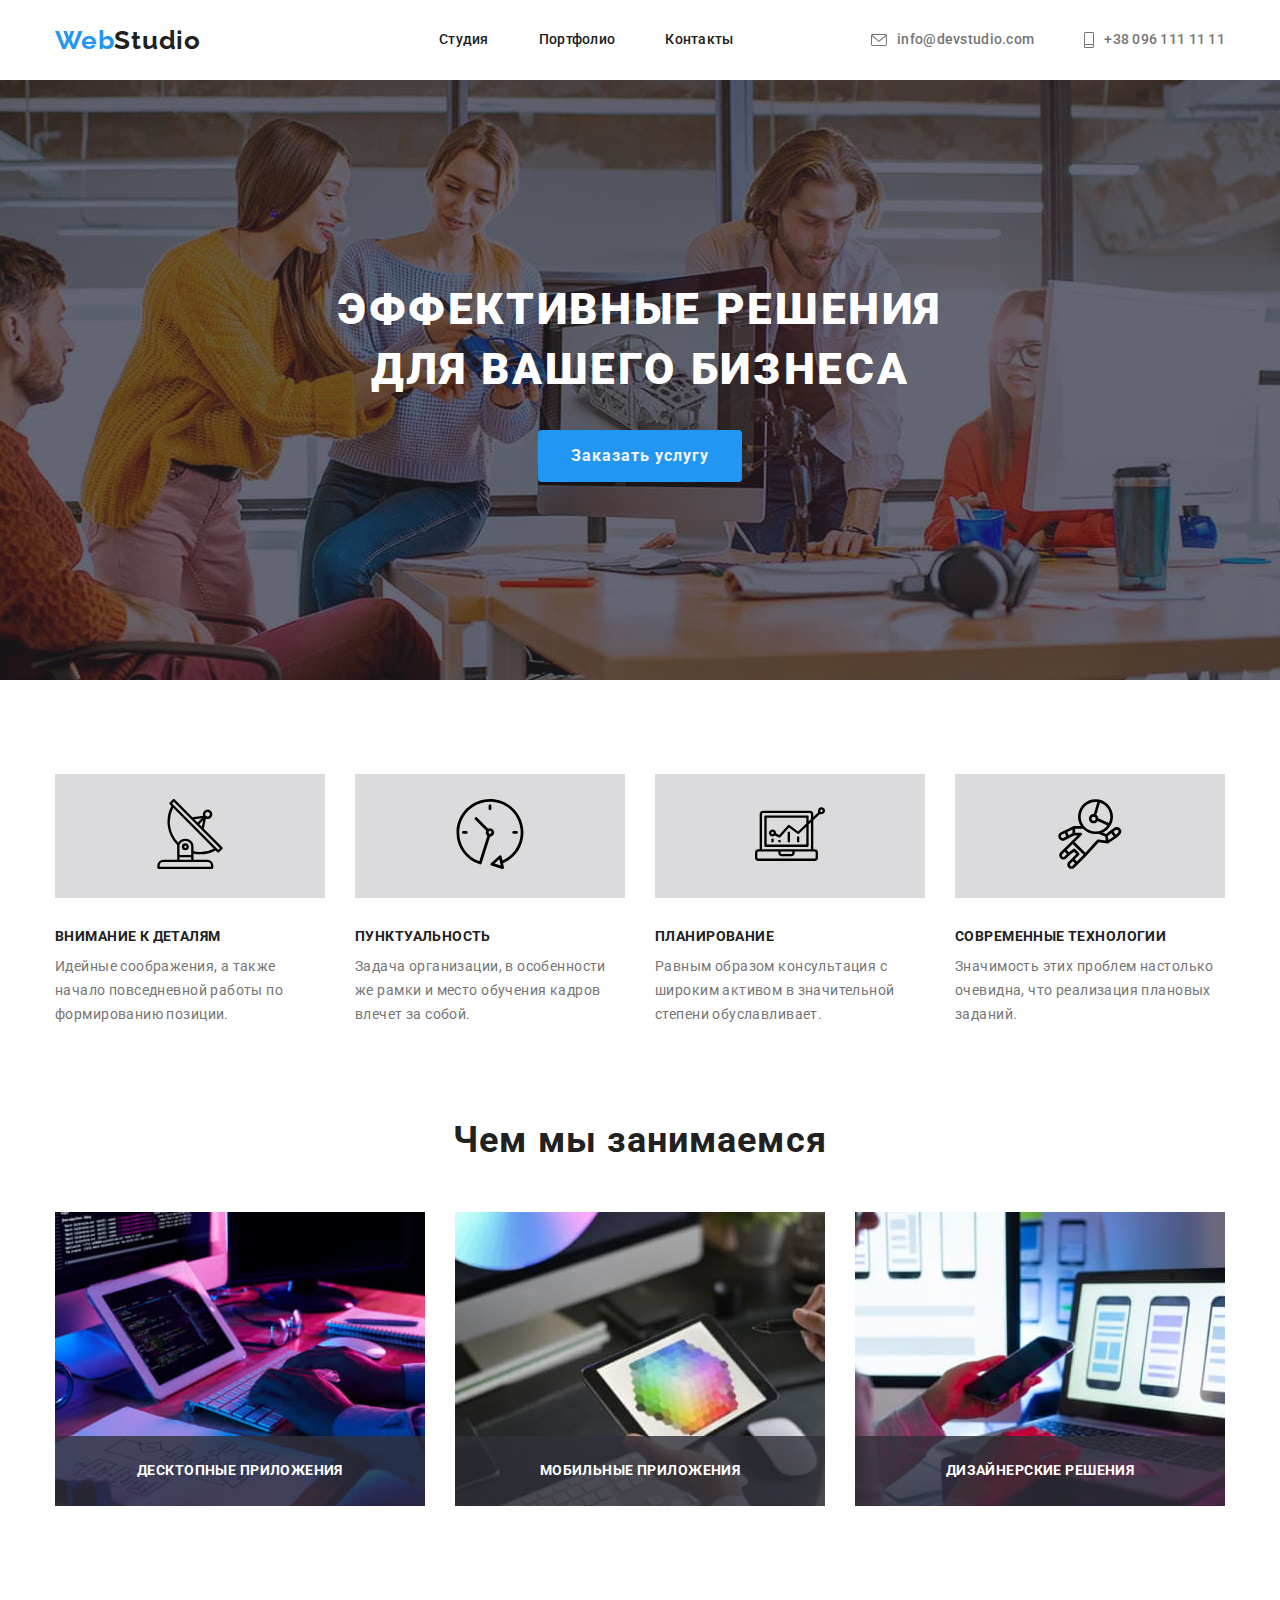
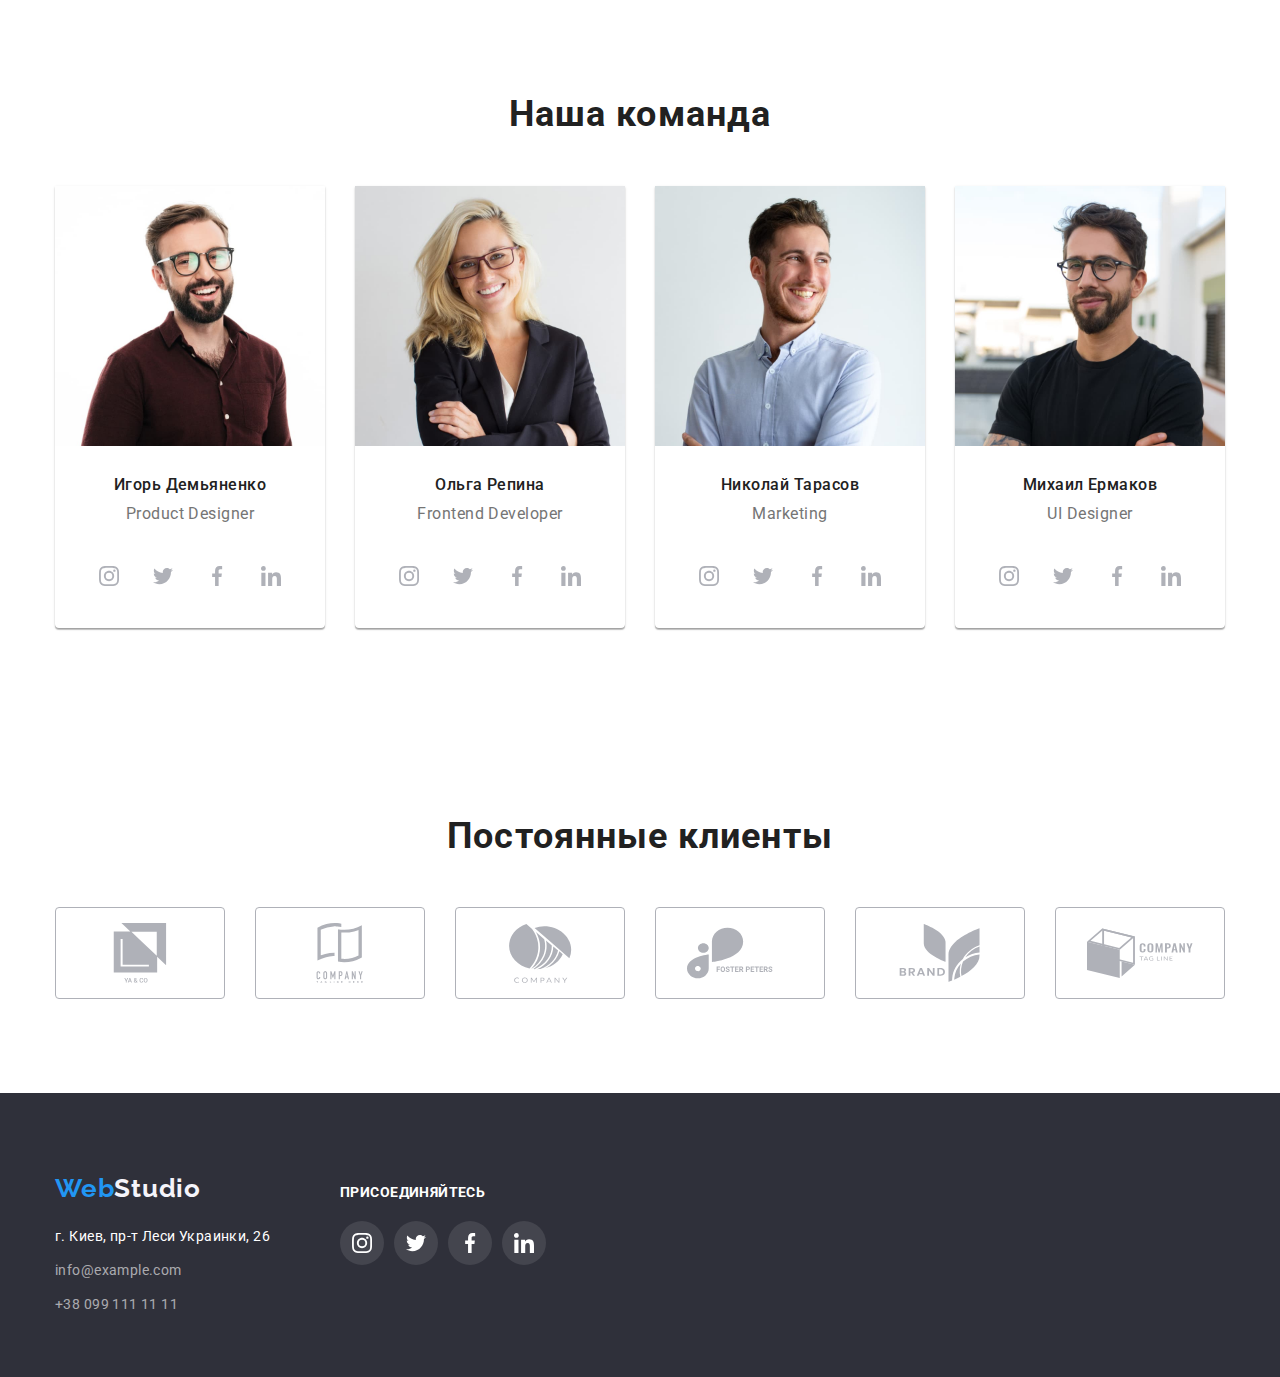
<file: index.html>
<!DOCTYPE html>
<html lang="ru">
  <head>
    <meta charset="UTF-8" />
    <meta http-equiv="X-UA-Compatible" content="IE=edge" />
    <meta name="viewport" content="width=device-width, initial-scale=1.0" />
    <title>Homework#1</title>
    <link rel="preconnect" href="https://fonts.googleapis.com">
<link rel="preconnect" href="https://fonts.gstatic.com" crossorigin>
<link href="https://fonts.googleapis.com/css2?family=Raleway:wght@700&family=Roboto:wght@400;500;700;900&display=swap" rel="stylesheet">
<link rel="stylesheet" href="https://cdnjs.cloudflare.com/ajax/libs/modern-normalize/1.1.0/modern-normalize.min.css">
<link rel="stylesheet" href="./css/styles.css">

  </head>
  <body>
      <!-- <!-............................................NAVIGATION................................-> -->
    <header>
      <div class="container line">
        <nav class="main-nav">
          <a class="logo" href="./index.html">
            <span class="logo accent">Web</span><span class="logo basic">Studio</span>
          </a>
          <ul class="links list ">
            <li class="link-item">
              <a class="navigation" href="./index.html">Студия</a>
            </li>
            <li class="link-item">
              <a class="navigation" href="./portfolio.html">Портфолио</a>
            </li>
            <li class="link-item">
              <a class="navigation" href="Контакты">Контакты</a>
            </li>
          </ul>
        </nav>  
        <ul class="address list">
          <li class="info">
            <a class="contact" href="mailto:info@devstudio.com">
              <svg class="icon" width="16" height="12"> 
                <use href="./images/icon/sprite.svg#envelope"></use> 
            </svg>info@devstudio.com
            </a>
          </li>
          <li class="info"> 
            <a class="contact" href="tel:+380961111111">
              <svg class="icon" width="10" height="16"> 
                <use href="./images/icon/sprite.svg#phone"></use> 
            </svg> +38 096 111 11 11
          </a>
           </li>
        </ul>   
      </div>
      
    </header>
    <main>
      <!-- ...................................................MAIN.......................... -->
      <section class="hero">
        <div class="container">
          <h1 class="header"> Эффективные решения <br> для вашего бизнеса</h1>
          <button data-modal-open class="button" type="button" data-modal-open>Заказать услугу</button>
        </div>
        </section>
      
      <!-- ..........................................FEATURES.................................. -->
      <section class="section">
        <div class="container second">
          <h2 class="hidden-block">Особенности</h2>
          <ul class="feature-list ">
             <li class="list-item"> 
               <div class="background-icon">
                  <svg class="feature-icon" width="70" height="70">
                <use href="./images/icon/sprite.svg#antenna"></use>
                  </svg>
               </div>
                <h3 class="features">Внимание к деталям</h3> 
               <p class="description"> 
                 Идейные соображения, а также начало повседневной работы по формированию позиции.
                </p>
             </li>
             <li class="list-item"> 
               <div class="background-icon"> 
                 <svg class="feature-icon" width="70" height="70">
                <use href="./images/icon/sprite.svg#clock"></use>
                 </svg>
               </div>          
              <h3 class="features">Пунктуальность</h3> 
              <p class="description">
                Задача организации, в особенности же рамки и место обучения кадров влечет за собой.
              </p>
             </li>
             <li class="list-item"> 
               <div class="background-icon"> 
                 <svg class="feature-icon" width="70" height="70">
                <use href="./images/icon/sprite.svg#computer"></use>
                 </svg>
               </div>
              
              <h3 class="features">Планирование</h3> 
              <p class="description">
                Равным образом консультация с широким активом в значительной степени обуславливает.
              </p>
           </li>
           <li class="list-item"> 
             <div class="background-icon"> 
               <svg class="feature-icon" width="70" height="70">
              <use href="./images/icon/sprite.svg#space"></use>
              </svg>
             </div>       
            <h3 class="features">Современные технологии</h3> 
            <p class="description">
              Значимость этих проблем настолько очевидна, что реализация плановых заданий.
            </p>
           </li>
          </ul>
        </div>
        </section>
        

         <!-- .....................................WHAT....... WE.....DO........... -->
         <section class="section what-we-do">
           <div class="container what-we-do">
            <h2 class="blocks"> Чем мы занимаемся</h2>
            <ul class="task-list">
              <li class="list-item">
               <img src="./images/img.jpg" alt="написание кода" width="370" height="294">
               <div class="overlay-apps">
                 <p class="app">Десктопные приложения</p>
               </div>
              </li>
              <li class="list-item">
               <img src="./images/box 3.jpg" alt="разработка приложений"width="370" height="294" >
               <div class="overlay-apps">
                <p class="app">Мобильные приложения</p>
              </div>
              </li>
                <li class="list-item">
                 <img src="./images/img (1).jpg" alt="дизайн" width="370" height="294">
                 <div class="overlay-apps">
                  <p class="app">Дизайнерские решения</p>
                </div>
                </li>               
            </ul>
           </div>
         </section>
         <!-- ...................................COMMAND..........................-->
         <section class="section tema">
           <div class="container">
            <h2 class="blocks">Наша команда</h2>
            <ul class="team-list">
                <li class="list-item">
                   <img src="./images/img (2).jpg" alt="Фото" width="270" height="260">
                   <div class="measures">
                     <h3 class="name">Игорь Демьяненко</h3>
                    <p class="occupation">Product Designer</p>
                   </div>
                   <ul class="network-list"> 
                    <li class="network-item"> 
                        <a class="network-link" href="" aria-label="Instagram"> 
                            <svg class="network-icon" width="20" height="20"> 
                                <use href="./images/icon/sprite.svg#instagram"></use> 
                            </svg> 
                        </a> 
                    </li> 
                    <li class="network-item"> 
                        <a class="network-link" href="" aria-label="Twitter"> 
                            <svg class="network-icon" width="20" height="20"> 
                                <use href="./images/icon/sprite.svg#twitter"></use> 
                            </svg> 
                        </a> 
                    </li> 
                    <li class="network-item"> 
                        <a class="network-link" href="" aria-label="Facebook"> 
                            <svg class="network-icon" width="20" height="20"> 
                                <use href="./images/icon/sprite.svg#facebook"></use> 
                            </svg> 
                        </a> 
                    </li> 
                    <li class="network-item"> 
                        <a class="network-link" href="" aria-label="Linkedin"> 
                            <svg class="network-icon" width="20" height="20"> 
                                <use href="./images/icon/sprite.svg#linkedin"></use> 
                            </svg> 
                        </a> 
                    </li> 
                </ul>
                </li>
                <li class="list-item">
                   <img src="./images/img (3).jpg" alt="Фото" width="270" height="260">
                   <div class="measures">
                    <h3 class="name">Ольга Репина</h3>
                    <p class="occupation">Frontend Developer</p>
                   </div>
                   <ul class="network-list"> 
                    <li class="network-item"> 
                        <a class="network-link" href="" aria-label="Instagram"> 
                            <svg class="network-icon" width="20" height="20"> 
                                <use href="./images/icon/sprite.svg#instagram"></use> 
                            </svg> 
                        </a> 
                    </li> 
                    <li class="network-item"> 
                        <a class="network-link" href="" aria-label="Twitter"> 
                            <svg class="network-icon" width="20" height="20"> 
                                <use href="./images/icon/sprite.svg#twitter"></use> 
                            </svg> 
                        </a> 
                    </li> 
                    <li class="network-item"> 
                        <a class="network-link" href="" aria-label="Facebook"> 
                            <svg class="network-icon" width="20" height="20"> 
                                <use href="./images/icon/sprite.svg#facebook"></use> 
                            </svg> 
                        </a> 
                    </li> 
                    <li class="network-item"> 
                        <a class="network-link" href="" aria-label="Linkedin"> 
                            <svg class="network-icon" width="20" height="20"> 
                                <use href="./images/icon/sprite.svg#linkedin"></use> 
                            </svg> 
                        </a> 
                    </li> 
                </ul>
                </li>
                <li class="list-item">
                   <img src="./images/img (4).jpg" alt="Фото" width="270" height="260">
                   <div class="measures">
                    <h3 class="name">Николай Тарасов</h3>
                    <p class="occupation">Marketing</p>
                   </div>
                   <ul class="network-list"> 
                    <li class="network-item"> 
                        <a class="network-link" href="" aria-label="Instagram"> 
                            <svg class="network-icon" width="20" height="20"> 
                                <use href="./images/icon/sprite.svg#instagram"></use> 
                            </svg> 
                        </a> 
                    </li> 
                    <li class="network-item"> 
                        <a class="network-link" href="" aria-label="Twitter"> 
                            <svg class="network-icon" width="20" height="20"> 
                                <use href="./images/icon/sprite.svg#twitter"></use> 
                            </svg> 
                        </a> 
                    </li> 
                    <li class="network-item"> 
                        <a class="network-link" href="" aria-label="Facebook"> 
                            <svg class="network-icon" width="20" height="20"> 
                                <use href="./images/icon/sprite.svg#facebook"></use> 
                            </svg> 
                        </a> 
                    </li> 
                    <li class="network-item"> 
                        <a class="network-link" href="" aria-label="Linkedin"> 
                            <svg class="network-icon" width="20" height="20"> 
                                <use href="./images/icon/sprite.svg#linkedin"></use> 
                            </svg> 
                        </a> 
                    </li> 
                </ul>
                </li>
                <li class="list-item">
                   <img src="./images/img (5).jpg" alt="Фото" width="270" height="260">
                   <div class="measures">
                     <h3 class="name">Михаил Ермаков</h3>
                    <p class="occupation">UI Designer</p>
                  </div>
                   <ul class="network-list"> 
                    <li class="network-item"> 
                        <a class="network-link" href="" aria-label="Instagram"> 
                            <svg class="network-icon" width="20" height="20"> 
                                <use href="./images/icon/sprite.svg#instagram"></use> 
                            </svg> 
                        </a> 
                    </li> 
                    <li class="network-item"> 
                        <a class="network-link" href="" aria-label="Twitter"> 
                            <svg class="network-icon" width="20" height="20"> 
                                <use href="./images/icon/sprite.svg#twitter"></use> 
                            </svg> 
                        </a> 
                    </li> 
                    <li class="network-item"> 
                        <a class="network-link" href="" aria-label="Facebook"> 
                            <svg class="network-icon" width="20" height="20"> 
                                <use href="./images/icon/sprite.svg#facebook"></use> 
                            </svg> 
                        </a> 
                    </li> 
                    <li class="network-item"> 
                        <a class="network-link" href="" aria-label="Linkedin"> 
                            <svg class="network-icon" width="20" height="20"> 
                                <use href="./images/icon/sprite.svg#linkedin"></use> 
                            </svg> 
                        </a> 
                    </li> 
                </ul>
                </li>                
            </ul>
           </div>   
         </section>
         <!-- ..........................CLIENTS.............................. -->
         <section  class="section">
           <div class="container">
            <h2 class="blocks">Постоянные клиенты</h2>
            <ul class="clients-list ">
              <li class="clients-item">
                  <a class="clients-link" href="">
                      <svg class="clients-logo" width="106" height="60">
                          <use href="./images/icon/sprite.svg#clients1"></use>
                      </svg>
                  </a>
              </li>
              <li class="clients-item">
                  <a class="clients-link " href="">
                      <svg class="clients-logo" width="106" height="60">
                          <use href="./images/icon/sprite.svg#clients2"></use>
                      </svg>
                  </a>
              </li>
              <li class="clients-item">
                  <a class="clients-link " href="">
                      <svg class="clients-logo" width="106" height="60">
                          <use href="./images/icon/sprite.svg#clients3"></use>
                      </svg>
                  </a>
              </li>
              <li class="clients-item">
                  <a class="clients-link" href="">
                      <svg class="clients-logo" width="106" height="60">
                          <use href="./images/icon/sprite.svg#clients4"></use>
                      </svg>
                  </a>
              </li>
              <li class="clients-item">
                  <a class="clients-link" href="">
                      <svg class="clients-logo" width="106" height="60">
                          <use href="./images/icon/sprite.svg#clients5"></use>
                      </svg>
                  </a>
              </li>
              <li class="clients-item">
                  <a class="clients-link " href="">
                      <svg class="clients-logo" width="106" height="60">
                          <use href="./images/icon/sprite.svg#clients6"></use>
                      </svg>
                  </a>
              </li>
          </ul>
           </div> 
         </section>
    </main>
      <footer class="footer">
          <div class="container footer-finish">
            <div>
              <div class="webstudio">
              <a class="logotype" href="./index.html">
                <span class="logotype start">Web</span><span class="logotype end">Studio</span>
              </a>
            </div> 
            <address class="address-footer">
                <ul class="info-list">
                    <li class="list-item">
                      <a class="map" href="https://www.google.com/maps/d/u/0/viewer?mid=10uSM3H-mIU3GznYo2szRIEphczw&hl=en_US&ll=50.427326999999984%2C30.538092&z=17">г. Киев, пр-т Леси Украинки, 26</a>
                    </li>
                    <li class="list-item">
                      <a class="contact-footer" href="mailto:info@example.com">info@example.com</a>
                    </li>
                    <li class="list-item">
                      <a class="contact-footer" href="tel:+380991111111">+38 099 111 11 11</a>
                    </li>
                </ul>
            </address>     
            </div>
            
          <div class="join-info">
            <p class="join-us"> ПРИСОЕДИНЯЙТЕСЬ</p>
            <ul class="join-list">
              <li class="join-item">
                <a class="join-link" href="" aria-label="Instagram"> 
                <svg class="join-icon" width="20" height="20"> 
                    <use href="./images/icon/sprite.svg#instagram"></use> 
                </svg> </a> 
              </li>
              <li class="join-item">
                <a class="join-link" href="" aria-label="Instagram"> 
                <svg class="join-icon" width="20" height="20"> 
                    <use href="./images/icon/sprite.svg#twitter"></use> 
                </svg> </a> 
              </li>
              <li class="join-item">
                <a class="join-link" href="" aria-label="Instagram"> 
                <svg class="join-icon" width="20" height="20"> 
                    <use href="./images/icon/sprite.svg#facebook"></use> 
                </svg> </a> 
              </li>
              <li class="join-item">
                <a class="join-link" href="" aria-label="Instagram"> 
                <svg class="join-icon" width="20" height="20"> 
                    <use href="./images/icon/sprite.svg#linkedin"></use> 
                </svg> </a> 
              </li>
            </ul>
          </div>
        </div>
      </footer>

<!-- модалка -->
      
      <div data-modal class="backdrop is-hidden">
        <div class="modal">
            <button data-modal-close class="close-button">
                <svg width="11px" height="11px">
                    <use  href="./images/icon/sprite.svg#icon-close" ></use>
                  </svg>
            </button>
        </div>
    </div>
    <script src="./js/modal.js"></script>
    


  </body>
</html>
</file>
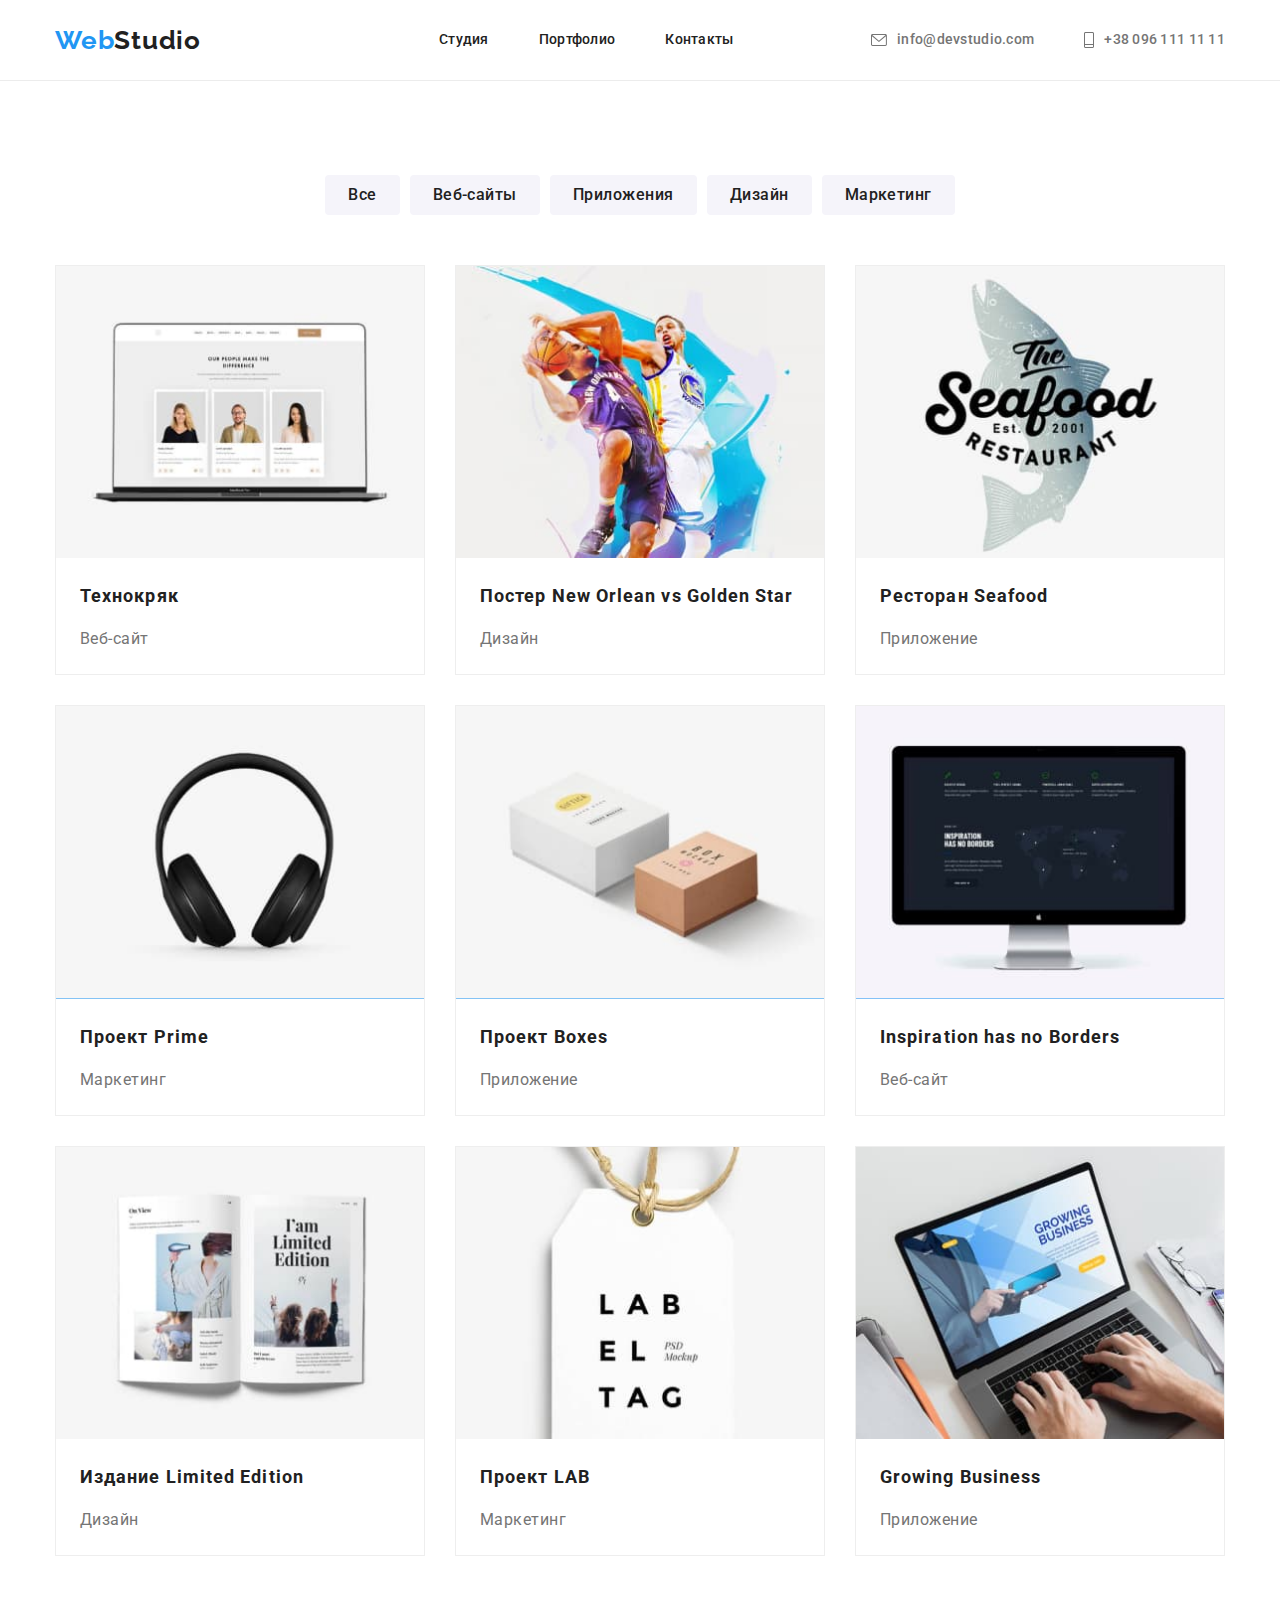
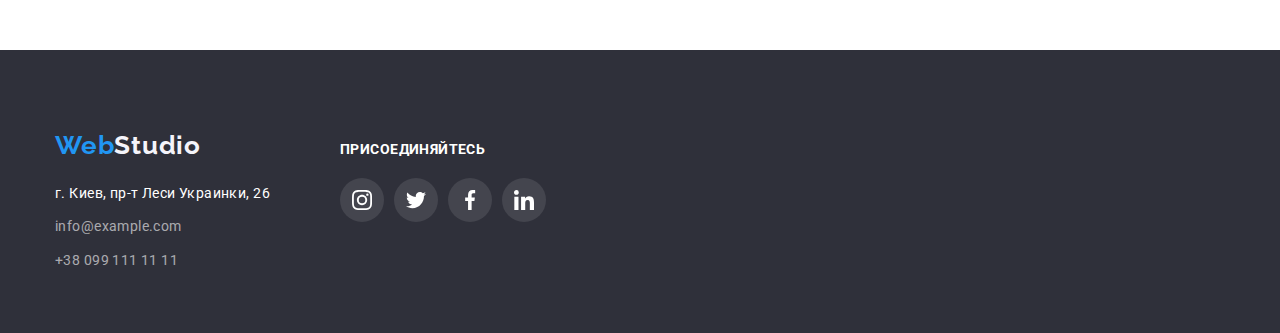
<file: portfolio.html>
<!DOCTYPE html>
<html lang="en">
<head>
    <meta charset="UTF-8">
    <meta http-equiv="X-UA-Compatible" content="IE=edge">
    <meta name="viewport" content="width=device-width, initial-scale=1.0">
    <title>Portfolio</title>
    <link rel="preconnect" href="https://fonts.googleapis.com">
    <link rel="preconnect" href="https://fonts.gstatic.com" crossorigin>
    <link href="https://fonts.googleapis.com/css2?family=Raleway:wght@700&family=Roboto:wght@400;500;700;900&display=swap" rel="stylesheet">  
    <link rel="stylesheet" href="https://cdnjs.cloudflare.com/ajax/libs/modern-normalize/1.1.0/modern-normalize.min.css">
    <link rel="stylesheet" href="./css/styles.css"> 
</head>
<body>
     <!--Навігація у шапці-->
     <header class="border-line">
      <div class="container line">
        <nav class="main-nav">
          <a class="logo" href="./index.html">
            <span class="logo accent">Web</span><span class="logo basic">Studio</span>
          </a>
          <ul class="links list ">
            <li class="link-item">
              <a class="navigation" href="./index.html">Студия</a>
            </li>
            <li class="link-item">
              <a class="navigation" href="./portfolio.html">Портфолио</a>
            </li>
            <li class="link-item">
              <a class="navigation" href="Контакты">Контакты</a>
            </li>
          </ul>
        </nav> 
          <ul class="address list">
            <li class="info">
              <a class="contact" href="mailto:info@devstudio.com">
                <svg class="icon" width="16" height="12"> 
                  <use href="./images/icon/sprite.svg#envelope"></use> 
              </svg>info@devstudio.com
              </a>
            </li>
            <li class="info"> 
              <a class="contact" href="tel:+380961111111">
                <svg class="icon" width="10" height="16"> 
                  <use href="./images/icon/sprite.svg#phone"></use> 
              </svg> +38 096 111 11 11
            </a>
             </li>
          </ul>        
      </div>
      
    </header>
      <main>
          <!-- Секція з кнопок -->
          <section class="section" >
            <div class="container">
              <h1 class="hidden-block">Портфолио</h1>
              <ul class="button-list">
                  <li class="button-item">
                    <button class="btn" type="button">Все</button>
                 </li>
                 <li class="button-item">
                    <button class="btn" type="button">Веб-сайты</button>
                 </li>
                 <li class="button-item">
                    <button class="btn" type="button">Приложения</button>
                 </li>
                 <li class="button-item">
                    <button class="btn" type="button">Дизайн</button>
                 </li>
                 <li class="button-item">
                    <button class="btn" type="button">Маркетинг</button>
                 </li>
              </ul>
              <ul class="image-list">
                  <li class="image-item">
                    <a class="card-link" href="./portfolio.html">
                    <div class="relative-thumb">
                      <img src="./images/port (9).jpg" alt="Технокряк" width="370" height="294">
                      <p class="project-info">Ресурс предлагает комплексные предложения с разным уровнем функционала и сервисов.Все это позволит посетителю получить исчерпывающие сведения о компании или частном лице.</p>
                    </div>
                    <div class="thumb">
                      <h2 class="image-name">Технокряк</h2>
                      <p class="type">Веб-сайт</p>
                    </div> 
                  </a>
                  </li>
                  <li class="image-item">
                    <a class="card-link" href="./portfolio.html">
                    <div class="relative-thumb">
                      <img src="./images/port (8).jpg" alt="Постер New Orlean vs Golden Star" width="370" height="294">
                      <p class="project-info">Ресурс предлагает комплексные предложения с разным уровнем функционала и сервисов.Все это позволит посетителю получить исчерпывающие сведения о компании или частном лице.</p>
                    </div>
                    <div class="thumb">
                      <h2 class="image-name">Постер New Orlean vs Golden Star </h2>
                    <p class="type">Дизайн</p>
                    </div>  
                  </a> 
                  </li>
                  <li class="image-item">
                    <a class="card-link" href="./portfolio.html">
                    <div class="relative-thumb">
                      <img src="./images/port (7).jpg" alt="Ресторан Seafood" width="370" height="294">
                      <p class="project-info">Ресурс предлагает комплексные предложения с разным уровнем функционала и сервисов.Все это позволит посетителю получить исчерпывающие сведения о компании или частном лице.</p>
                    </div>
                    <div class="thumb">
                      <h2 class="image-name">Ресторан Seafood</h2>
                      <p class="type">Приложение</p> 
                    </div>
                  </a>
                  </li>
                  <li class="image-item">
                    <a class="card-link" href="./portfolio.html">
                    <div class="relative-thumb">
                      <img src="./images/port (6).jpg" alt="Проект Prime" width="370" height="294">
                      <p class="project-info">Ресурс предлагает комплексные предложения с разным уровнем функционала и сервисов.Все это позволит посетителю получить исчерпывающие сведения о компании или частном лице.</p>
                    </div>
                    <div class="thumb">
                      <h2 class="image-name">Проект Prime</h2>
                      <p class="type">Маркетинг</p>
                    </div>  
                    </a>
                </li>
                <li class="image-item">
                  <a class="card-link" href="./portfolio.html">
                  <div class="relative-thumb">
                    <img src="./images/port (5).jpg" alt="Проект Boxes" width="370" height="294">
                    <p class="project-info">Ресурс предлагает комплексные предложения с разным уровнем функционала и сервисов.Все это позволит посетителю получить исчерпывающие сведения о компании или частном лице.</p>
                  </div>
                  <div class="thumb">
                    <h2 class="image-name">Проект Boxes </h2>
                    <p class="type">Приложение</p>
                  </div>
                </a>
                </li>
                <li class="image-item">
                  <a class="card-link" href="./portfolio.html">
                  <div class="relative-thumb">
                    <img src="./images/port (1).jpg" alt="Inspiration has no Borders" width="370" height="294">
                    <p class="project-info">Ресурс предлагает комплексные предложения с разным уровнем функционала и сервисов.Все это позволит посетителю получить исчерпывающие сведения о компании или частном лице.</p>
                  </div>
                  <div class="thumb">
                    <h2 class="image-name">Inspiration has no Borders</h2>
                    <p class="type">Веб-сайт</p>
                  </div>
                </a>
                </li>
                <li class="image-item">
                  <a class="card-link" href="./portfolio.html">
                  <div class="relative-thumb">
                    <img src="./images/port (4).jpg" alt="Издание Limited Edition" width="370" height="294">
                   <p class="project-info">Ресурс предлагает комплексные предложения с разным уровнем функционала и сервисов.Все это позволит посетителю получить исчерпывающие сведения о компании или частном лице.</p>
                  </div>
                  <div class="thumb">
                    <h2 class="image-name">Издание Limited Edition</h2>
                    <p class="type">Дизайн</p>
                  </div>
                </a>
              </li>
              <li class="image-item">
                <a class="card-link" href="./portfolio.html">
                <div class="relative-thumb">
                  <img src="./images/port (3).jpg" alt="Проект LAB" width="370" height="294">
                  <p class="project-info">Ресурс предлагает комплексные предложения с разным уровнем функционала и сервисов.Все это позволит посетителю получить исчерпывающие сведения о компании или частном лице.</p> 
                </div>
                <div class="thumb">
                  <h2 class="image-name">Проект LAB </h2>
                  <p class="type">Маркетинг</p>
                </div>
              </a>
              </li>
              <li class="image-item">
              <a class="card-link" href="./portfolio.html">
                <div class="relative-thumb">
                  <img src="./images/port (2).jpg" alt="Growing Business" width="370" height="294">
                  <p class="project-info">Ресурс предлагает комплексные предложения с разным уровнем функционала и сервисов.Все это позволит посетителю получить исчерпывающие сведения о компании или частном лице.</p>  
                </div>
                <div class="thumb">
                  <h2 class="image-name">Growing Business</h2>
                  <p class="type">Приложение</p> 
                </div>
              </a>
              </li>   
              </ul>
            </div>  
          </section>
      </main>
      <footer class="footer">
        <div class="container footer-finish">
          <div>
            <div class="webstudio">
            <a class="logotype" href="./index.html">
              <span class="logotype start">Web</span><span class="logotype end">Studio</span>
            </a>
          </div> 
          <address class="address-footer">
              <ul class="info-list">
                  <li class="list-item">
                    <a class="map" href="https://www.google.com/maps/d/u/0/viewer?mid=10uSM3H-mIU3GznYo2szRIEphczw&hl=en_US&ll=50.427326999999984%2C30.538092&z=17">г. Киев, пр-т Леси Украинки, 26</a>
                  </li>
                  <li class="list-item">
                    <a class="contact-footer" href="mailto:info@example.com">info@example.com</a>
                  </li>
                  <li class="list-item">
                    <a class="contact-footer" href="tel:+380991111111">+38 099 111 11 11</a>
                  </li>
              </ul>
          </address>     
          </div>
          
        <div class="join-info">
          <p class="join-us"> ПРИСОЕДИНЯЙТЕСЬ</p>
          <ul class="join-list">
            <li class="join-item">
              <a class="join-link" href="" aria-label="Instagram"> 
              <svg class="join-icon" width="20" height="20"> 
                  <use href="./images/icon/sprite.svg#instagram"></use> 
              </svg> </a> 
            </li>
            <li class="join-item">
              <a class="join-link" href="" aria-label="Instagram"> 
              <svg class="join-icon" width="20" height="20"> 
                  <use href="./images/icon/sprite.svg#twitter"></use> 
              </svg> </a> 
            </li>
            <li class="join-item">
              <a class="join-link" href="" aria-label="Instagram"> 
              <svg class="join-icon" width="20" height="20"> 
                  <use href="./images/icon/sprite.svg#facebook"></use> 
              </svg> </a> 
            </li>
            <li class="join-item">
              <a class="join-link" href="" aria-label="Instagram"> 
              <svg class="join-icon" width="20" height="20"> 
                  <use href="./images/icon/sprite.svg#linkedin"></use> 
              </svg> </a> 
            </li>
          </ul>
        </div>
      </div>
    </footer>
</body>
</html>
</file>
<file: css/styles.css>
html {
    box-sizing: border-box;
}

*,
*::after,
*::before {
    box-sizing: inherit;
}

h1,
h2,
h3,
h4,
h5,
h6,
p {
    margin: 0;
}

ul{ 
    margin: 0; 
    padding: 0; 
    list-style: none; 
    text-decoration: none;
}

.link {
    text-decoration: none;
    color: inherit;
}

img {
    display: block;
    max-width: 100%;
    height: auto;
}

:root {
--main-text-color:#212121;
--secondary-text-color:#757575;
--main-background-color:#F5F4FA;
--secondary-background-color:#2F303A;
--logo-accent-color: #2196F3;
--logo-main-color: #F5F4FA;
--button-color: #F5F4FA;
--button-background-color:#2196F3;
--active-focus-color: #212121;
--link-text-color:#2196F3;
--link-background-color: #F5F4FA;
--rare-white-text-color: #FFFFFF;
--contacts-text-color: rgba(255, 255, 255, 0.6);
}
body{
    font-family: Roboto, sans-serif;
}

.container{
    width: 1200px;
    padding-left: 15px;
    padding-right: 15px;
    margin: 0 auto;
    /* outline: 2px solid tomato;  */
}

/* LOGO */
.border-line{
    border-bottom: 1px solid rgba(236, 236, 236, 1);
}
.logo{
font-family: 'Raleway';
font-style: normal;
font-weight: 700;
font-size: 26px;
line-height: 1.19;
letter-spacing: 0.03em;
text-decoration: none;
}
.logo .accent{
color: var(--logo-accent-color);
}
.logo .basic{
color: var(--main-text-color);
}
/* LINKS */

.navigation{
color: var(--main-text-color);
text-decoration: none;
transition: color 250ms cubic-bezier(0.4, 0, 0.2, 1);
}
.navigation:hover {
 background-color: transparent;
 color: #2196F3;
 }
 .navigation:focus {
  color: var(--active-focus-color);
}
.navigation:active {
  color: var(--active-focus-color);
 }
.navigation {
 cursor: pointer;
 text-decoration: none;
 }
 .links .navigation{
     display: block;
     padding-top: 32px;
     padding-bottom: 32px;
 }
 .navigation{
    position: relative;
}
.navigation::after{
    position: absolute;
    content:"" ;
    display: block;
    width: 100%;
    height: 5px;
    background-color: #2196F3;
    left: 0;
    bottom: 0;
    border-radius: 2px;
    opacity: 0;
    transition: opacity 250ms cubic-bezier(0.4, 0, 0.2, 1)
}
.navigation:hover::after{
    opacity: 1;
}
 /* WEBSTUDIO HEADER*/
 .line{
    display: flex;
    align-items: center;

} 
  /*LINKS */
  .links {
      display: flex;
  }
.link-item{
font-weight: 500;
font-size: 14px;
line-height: 1.14;
letter-spacing: 0.02em;
text-decoration: none;
list-style-type: none; 
color: var(--main-text-color);
background-color: transparent;
}
.links .link-item:not(:last-child){
    margin-right: 50px;
}
.links{
    margin-left: 238px;
}
.main-nav{
    display: flex;
    align-items: center;

}
.contact{
    align-items: center;
    display: flex;
    transition: color 250ms cubic-bezier(0.4, 0, 0.2, 1);
}
.contact{
    list-style-type: none; 
}

.address{
    margin-left: auto;
}
/* ADDRESS */
.address{
    display: flex;
    align-items: center;
}
.address{
color: var(--secondary-text-color);
font-weight: 500;
font-size: 14px;
line-height: 1.14;
letter-spacing: 0.02em;
text-decoration: none;
list-style-type: none;
}
.address .info:not(:last-child){
    margin-right: 50px;
}
.address .contact{
    display: flex;
    padding-top: 32px;
    padding-bottom: 32px;

}

.contact:hover {
background-color: transparent;
color: var(--link-text-color);
}
.contact:focus {
    color: var(--active-focus-color);
}
.contact:active {
    color: var(--active-focus-color);
}
.contact {
    cursor: pointer;
}
.contact{
    color:  var(--secondary-text-color);
    text-decoration: none;
}
/* .......ICON......... */
.icon{
    margin-right: 10px;
    fill: currentColor;
    transition: color 250ms cubic-bezier(0.4, 0, 0.2, 1);
}
.icon:hover,
.icon:focus{
    color: var(--link-text-color);
}

/* MAIN */

.hero{
    background-image: linear-gradient(
        to right,
        rgba(47, 48, 58, 0.4),
        rgba(47, 48, 58, 0.4)
    ),
    url("../images/hero.jpg");
    background-repeat: no-repeat;
    background-position: center;
    background-size: cover;
}
.hero{
    text-align: center;
    padding-top: 200px;
    padding-bottom: 200px;
    max-width: 1600px;
    height: 600px;
    margin-left: auto;
    margin-right: auto;
}
/* .....................modal window.............. */

.header{
color: var(--rare-white-text-color);
/* background-color: var(--secondary-background-color); */

font-weight: 900;
font-size: 44px;
line-height: 1.36;
text-align: center;
letter-spacing: 0.06em;
text-transform: uppercase;
padding-bottom: 30px;
}
.button{
    border-radius: 4px;
    padding: 10px 32px;
    border: 1px solid transparent;
    align-items: center;
    text-align: center;
    
    font-weight: 700;
    font-size: 16px;
    line-height: 1.87;
    
    letter-spacing: 0.06em;
    color: var(--button-color);
    background-color: var(--button-background-color);
    transition: color 250ms cubic-bezier(0.4, 0, 0.2, 1);
    }
.button:hover {
    background: var(--button-background-color);
    color: var(--button-color);
}
.button:focus {
    color: var(--active-focus-color);
}
.button:active {
    color: var(--active-focus-color);
}
.button{
    cursor: pointer;
}

/* SECTIONS */
.section{
    padding-top: 94px;
    padding-bottom: 94px;
}
/* FEATURES */

.blocks{
font-weight: 700;
font-size: 36px;
line-height: 1.16;
text-align: center;
letter-spacing: 0.03em;
color: var(--main-text-color);
}
.hidden-block{
    position: absolute;
    width: 1px;
    height: 1px;
    margin: -1px;
    border: 0;
    padding: 0;
    white-space: nowrap;
    clip-path: inset(100%);
    clip: rect(0 0 0 0);
    overflow: hidden;
}
.feature-list{
    display: flex;
}
.feature-list .list-item{
    width: 270px;
}
.feature-list .list-item:not(:last-child){
margin-right: 30px;
}

.list-item{
    list-style-type: none;
    text-decoration: none;
}
.features{
font-weight: 700;
font-size: 14px;
line-height: 1.16;
letter-spacing: 0.03em;
text-transform: uppercase;
color: var(--main-text-color);
}
.features{
    margin-bottom: 10px;
}
.description{
font-weight: 400;
font-size: 14px;
line-height: 1.71;
letter-spacing: 0.03em;
color: var(--secondary-text-color);
}
.background-icon{
   padding: 25px 100px;
   justify-content: center;
   align-items: center;
   margin-bottom: 30px;
   background-color: #dbdbde;
}
/* .............................................WHAT WE DO .............................*/
.what-we-do{
    padding-top: 0;
}
.blocks{
    margin-bottom: 50px;
}
.task-list{
    display: flex;
}
.what-we-do .list-item{
    width: 370px;
}
.what-we-do .list-item:not(:last-child){
    margin-right: 30px;
}
.list-item{
    position: relative;
}
.app{
font-weight: 700;
font-size: 14px;
line-height: 1.14;
text-align: center;
letter-spacing: 0.03em;
text-transform: uppercase;
color: var(--rare-white-text-color);
}
.overlay-apps{
    position: absolute;
    display: flex;
    justify-content: center;
    align-items: center;
    width: 370px;
    height: 70px;
    left: 0;
    bottom: 0;
    background-color: rgba(47, 48, 58, 0.8);

}
/* .................................................COMMAND ......................................*/

.team-list{
    display: flex;
}
.team-list .list-item:not(:last-child){
    margin-right: 30px;  
}
.team-list .list-item{
    box-shadow: 0px 1px 3px rgba(0, 0, 0, 0.12), 0px 1px 1px rgba(0, 0, 0, 0.14), 0px 2px 1px rgba(0, 0, 0, 0.2);
border-radius: 0px 0px 4px 4px;
}

.name{
font-weight: 500;
font-size: 16px;
line-height: 1.18;
text-align: center;
letter-spacing: 0.03em;
color: var(--main-text-color);
margin-bottom: 10px;
}
.measures{
    margin-top: 30px;
    margin-bottom: 16px;
}
.occupation{
    font-weight: 400;
    font-size: 16px;
    line-height: 1.18;
    text-align: center;
    letter-spacing: 0.03em;
    color: var(--secondary-text-color);
}

.section .team .list-item{
    box-shadow: 0 10px 10px -5px rgba(0,0,0,0.3);
}

 .network-list{
    display: flex;
    justify-content: center;
    margin-top: 30px;
    margin-bottom: 30px;
}

.network-link{
    transition: background-color 250ms cubic-bezier(0.4, 0, 0.2, 1),
    fill 250ms cubic-bezier(0.4, 0, 0.2, 1),
    border-radius 250ms cubic-bezier(0.4, 0, 0.2, 1) ;
}
.network-link:hover,
.netwotk-link:focus{
    background-color: var(--button-background-color);
    border-radius: 50%;
    fill: #ffffff;
 }
 
.network-item:not(:last-child){
    margin-right: 10px;
} 


.network-link{
    fill: #AFB1B8;
    width: 44px;
    height: 44px;
    display: flex;
    border-radius: 50%;
    justify-content: center;
    align-items: center;
}



/* ................................... ..... . . .  .. .CLIENTS...................................... */
.clients-list{
    display: flex; 
 }
.clients-item{
    display: flex;
    align-items: center;
    justify-content: center;
    cursor: pointer;
    width: 170px;
}
.clients-item:not(:last-child) {
    margin-right: 30px;
}
.clients-link {
    fill: #AFB1B8;
    display: flex;
    width: 170px;
    height: 92px;
    justify-content: center;
    align-items: center;
    color: #AFB1B8;
    border: 1px solid #AFB1B8;
    border-radius: 4px;
    cursor: pointer;
    transition: color 250ms cubic-bezier(0.4, 0, 0.2, 1),
    border 250ms cubic-bezier(0.4, 0, 0.2, 1);
}
.clients-link:hover,
.clients-link:focus {
  color: var(--button-background-color);
  border: 1px solid var(--button-background-color);
}
.clients-logo{
    fill: currentColor;
}
/* ....................PORTFOLIO................ */
.button-list{
    display: flex;
    justify-content: center;
}

.button-list .button-item:not(:last-child){
    margin-right: 10px;
}
.button-list{
    list-style-type: none;
}
.button-list{
    margin-bottom: 50px;
}
.btn:hover {
    background: var(--button-background-color);
    color: var(--button-color);
}
.btn:focus {
    color: var(--button-background-color);
}
.btn:active {
    color: var(--button-background-color);
}
.btn {
    cursor: pointer;
}
.btn{
display: inline-block;
border-radius: 4px;
padding: 6px 22px;
min-width: 72px;
border: 1px solid transparent;

font-weight: 500;
font-size: 16px;
line-height: 1.62;
text-align: center;
letter-spacing: 0.03em;
text-align: center;
color: var(--main-text-color);
background-color: var(--link-background-color);
transition: background-color 250ms cubic-bezier(0.4, 0, 0.2, 1),
color 250ms cubic-bezier(0.4, 0, 0.2, 1);
}


/* ...............PICTURES................... */
 .image-list{
    display: flex;
    flex-wrap: wrap;
}
.image-list{
list-style-type: none;
text-decoration: none;
}
.image-item{
margin-right: 30px;
margin-bottom: 30px;
}
.image-item:nth-child(3n) {
 margin-right: 0;
 }
.image-item:nth-last-child(-n + 3) {
    margin-bottom: 0;
}
.image-item{
    width: 370px;
    border: 1px solid #EEEEEE;
    transition:box-shadow 250ms cubic-bezier(0.4, 0, 0.2, 1);
}
.image-item:hover,
.image-item:focus{
    box-shadow: 0px 1px 1px rgba(0, 0, 0, 0.12),
    0px 4px 4px rgba(0, 0, 0, 0.06),
    1px 4px 6px rgba(0, 0, 0, 0.16);
}
.image-name{
font-weight: 700;
font-size: 18px;
line-height: 2;
letter-spacing: 0.06em;
color: var(--main-text-color);
padding-top: 20px;
text-decoration: none;
}
.image-name{
    padding-left: 24px;
    padding-right: 24px;
    margin-bottom: 10px;
}
.image-item .card-link{
    text-decoration: none;
}
.type{
font-weight: 400;
font-size: 16px;
line-height: 1.87;
letter-spacing: 0.03em;
color: var(--secondary-text-color);
padding-bottom: 20px;
text-decoration: none;
}
.type{
    padding-left: 24px;
    padding-right: 24px;
}
.image-item{
    overflow: hidden;
}
 .relative-thumb{
    position: relative;
    overflow: hidden;
}
 .project-info{
font-weight: 400;
font-size: 18px;
line-height: 1.55;
letter-spacing: 0.03em;
color: var(--rare-white-text-color);
} 
.project-info{
    content: "";
    position: absolute;
    display: flex;
    bottom: 0;
    left: 0;
    width: 100%;
    height: 100%;
    background: rgba(33, 150, 243, 0.9);
    padding: 63px 24px;
    transform: translateY(100%);
    transition: transform 1500ms cubic-bezier(0.4, 0, 0.2, 1);
}
.image-item:hover .project-info,
.image-item:focus .project-info{
    transform: translateY( 0);
} 
/* ................................FOOTER .............*/
.container  .footer-finish{
max-width: 1600px;
}
.webstudio{
    margin-top: 20px;
    margin-bottom: 20px;
}
.logotype {
font-family: 'Raleway';
font-weight: 700;
font-size: 26px;
line-height: 1.19;
letter-spacing: 0.03em;
text-decoration: none;

}
.logotype .start{
color: var(--logo-accent-color);
}
.logotype .end {
    color: var(--logo-main-color);
}
.footer{
    padding-top:60px ;
    padding-bottom:60px ;
}
.footer {
background: var(--secondary-background-color);
font-style: normal;
font-weight: 400;
font-size: 14px;
line-height: 1.7;
letter-spacing: 0.03em;

}
.address-footer{
font-style: normal;
font-size: 14px;
line-height: 1.7;
letter-spacing: 0.03em;
}
.info-list .list-item:not(:last-child){
    margin-bottom: 10px;
}
.map{
    color: var(--rare-white-text-color);
    text-decoration: none;
}
.contact-footer{
    color: var(--contacts-text-color);
    text-decoration: none;
}

.footer-finish{
    display: flex;
    align-items: baseline;
}
.join-info{
    display: block;
    margin-left: 70px;
}

.join-us{
    font-style: normal;
    font-weight: 700;
    font-size: 14px;
    line-height: 1.14;
    letter-spacing: 0.03em;
    text-transform: uppercase;
    color: var(--rare-white-text-color);
    margin-bottom: 20px;
    }
.join-list{
display: flex;
justify-content: center;
}
.join-item:not(:last-child) {
    margin-right: 10px;
  }
.join-link{
fill: #ffffff;
width: 44px;
height: 44px;
display: flex;
background-color: rgba(255, 255, 255, 0.1);
border-radius: 50%;
justify-content: center;
 align-items: center;
 transition: background-color 250ms cubic-bezier(0.4, 0, 0.2, 1);
}
.join-link:hover,
.join-link:focus{
    background-color: var(--button-background-color);
}

/* -----модалка----- */

.backdrop.is-hidden {
    opacity: 0;
    pointer-events: none;
}
.backdrop{
    position: fixed;
    top: 0;
    left: 0;

    width: 100%;
    height: 100%;
    opacity: 1;
    transition: opacity 250ms cubic-bezier(0.4, 0, 0.2, 1);
    background: rgba(0, 0, 0, 0.2);

   
}

.modal{
    position: absolute;
    top: 50%;
    left: 50%;
    transform: translate(-50%, -50%);

    min-width: 528px;
    min-height: 581px;
    padding: 17px;

    background-color: var(--primary-background-color);

    background: #FFFFFF;
    border: 1px solid #000000;
    box-shadow: 0px 4px 4px rgba(0, 0, 0, 0.25); 

    transition: opacity 250ms cubic-bezier(0.4, 0, 0.2, 1);
    
}

.close-button {
    position: absolute;
    top: 8px;
    right: 8px;

    width: 30px;
    height: 30px;

    background-color: var(--primary-background-color);
    border: 1px solid rgba(0, 0, 0, 0.1);
    border-radius: 50%;

    cursor: pointer;

    transition: border-color 250ms cubic-bezier(0.4, 0, 0.2, 1); 
}

.close-button:hover,
.close-button:focus {
    border-color: var(--button-bg) ;
}
</file>
